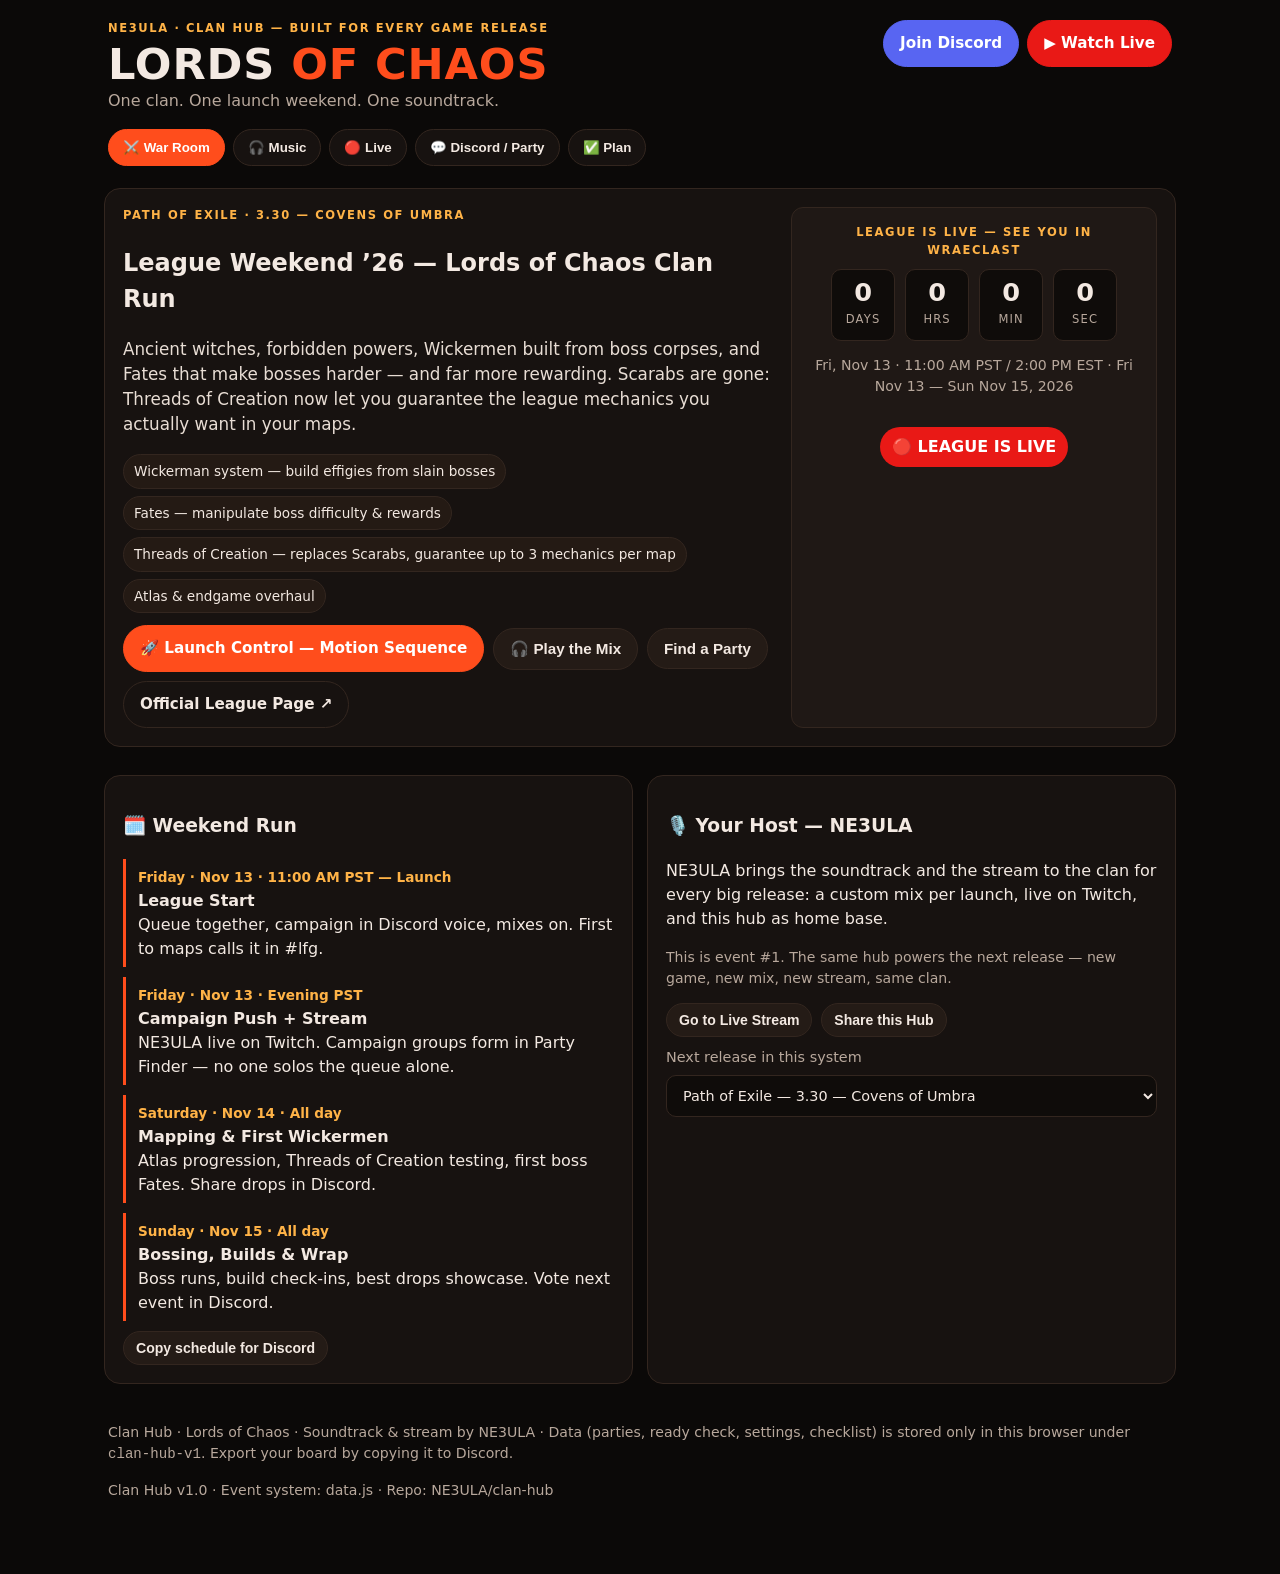
<file: index.html>
<!doctype html>
<html lang="en">
<head>
<meta charset="utf-8" />
<meta name="viewport" content="width=device-width, initial-scale=1, viewport-fit=cover" />
<title>Clan Hub — Lords of Chaos · PoE League Weekend ’26</title>
<meta name="description" content="Lords of Chaos clan hub for Path of Exile league launches: NE3ULA mixes on Spotify & SoundCloud, live stream, Discord party finder and ready check. Built for every release." />
<link rel="manifest" href="./manifest.webmanifest" />
<meta name="theme-color" content="#0b0908" />
<link rel="stylesheet" href="./styles.css" />
</head>
<body>
<header class="topbar">
  <div class="brand">
    <p class="micro">NE3ULA · Clan Hub — built for every game release</p>
    <h1>LORDS <span>OF CHAOS</span></h1>
    <p class="sub" id="clanTagline">One clan. One launch weekend. One soundtrack.</p>
  </div>
  <div class="top-actions">
    <a class="btn btn-discord" id="topDiscordBtn" href="https://discord.com/app" target="_blank" rel="noopener">Join Discord</a>
    <a class="btn btn-live" id="topLiveBtn" href="https://www.twitch.tv/ne3ula_db" target="_blank" rel="noopener">▶ Watch Live</a>
  </div>
</header>

<nav class="mainnav" aria-label="Main">
  <button class="navbtn is-active" data-view="warroom" type="button">⚔️ War Room</button>
  <button class="navbtn" data-view="music" type="button">🎧 Music</button>
  <button class="navbtn" data-view="live" type="button">🔴 Live</button>
  <button class="navbtn" data-view="party" type="button">💬 Discord / Party</button>
  <button class="navbtn" data-view="plan" type="button">✅ Plan</button>
</nav>

<main>
  <!-- WAR ROOM -->
  <section class="view is-active" id="view-warroom" aria-label="War Room">
    <div class="hero card">
      <div class="hero-main">
        <p class="micro" id="eventKicker">Path of Exile · 3.30 — Covens of Umbra</p>
        <h2 id="eventTitle">League Weekend ’26</h2>
        <p id="eventDesc" class="lead"></p>
        <div class="chips" id="mechanicChips"></div>
        <div class="hero-actions">
          <a class="btn btn-primary" href="./launch.html">🚀 Launch Control — Motion Sequence</a>
          <button class="btn" data-goto="music" type="button">🎧 Play the Mix</button>
          <button class="btn" data-goto="party" type="button">Find a Party</button>
          <a class="btn btn-ghost" id="officialBtn" href="https://www.pathofexile.com/covens" target="_blank" rel="noopener">Official League Page ↗</a>
        </div>
      </div>
      <div class="countdown-box">
        <p class="micro" id="countdownLabel">League launches in</p>
        <div class="countdown" id="countdown" aria-live="polite">
          <div><strong id="cdD">—</strong><span>days</span></div>
          <div><strong id="cdH">—</strong><span>hrs</span></div>
          <div><strong id="cdM">—</strong><span>min</span></div>
          <div><strong id="cdS">—</strong><span>sec</span></div>
        </div>
        <p class="small dim" id="launchLabel"></p>
        <p class="live-pill" id="livePill" hidden>🔴 LEAGUE IS LIVE</p>
      </div>
    </div>

    <div class="grid2">
      <article class="card">
        <h3>🗓️ Weekend Run</h3>
        <div id="scheduleList"></div>
        <button class="btn btn-small" id="copyScheduleBtn" type="button">Copy schedule for Discord</button>
      </article>
      <article class="card">
        <h3>🎙️ Your Host — NE3ULA</h3>
        <p>NE3ULA brings the soundtrack and the stream to the clan for every big release: a custom mix per launch, live on Twitch, and this hub as home base.</p>
        <p class="dim small">This is event #1. The same hub powers the next release — new game, new mix, new stream, same clan.</p>
        <div class="stack">
          <button class="btn btn-small" data-goto="live" type="button">Go to Live Stream</button>
          <button class="btn btn-small" id="shareHubBtn" type="button">Share this Hub</button>
        </div>
        <label class="field"><span>Next release in this system</span>
          <select id="eventSelect" aria-label="Choose event"></select>
        </label>
      </article>
    </div>
  </section>

  <!-- MUSIC -->
  <section class="view" id="view-music" aria-label="Music">
    <div class="card">
      <h2>🎧 The Soundtrack</h2>
      <p class="lead">Two ways to listen — same Lord of Kaos energy. Press play here, or open in your app.</p>
      <div class="toggle" role="group" aria-label="Choose player">
        <button class="togglebtn is-active" data-player="spotify" type="button">Spotify</button>
        <button class="togglebtn" data-player="soundcloud" type="button">SoundCloud</button>
      </div>

      <div class="player-pane" id="pane-spotify">
        <h3 id="spotifyTitle">Spotify Mix</h3>
        <p class="dim small" id="spotifyMeta"></p>
        <div class="embed-wrap"><iframe id="spotifyEmbed" title="Spotify playlist" width="100%" height="352" frameborder="0" allow="autoplay; clipboard-write; encrypted-media; fullscreen; picture-in-picture" loading="lazy"></iframe></div>
        <div class="row-actions">
          <a class="btn btn-primary" id="spotifyOpen" href="#" target="_blank" rel="noopener">Open in Spotify ↗</a>
          <button class="btn" data-copy-playlists type="button">Copy for Discord</button>
        </div>
      </div>

      <div class="player-pane" id="pane-soundcloud" hidden>
        <h3 id="scTitle">SoundCloud Mix</h3>
        <p class="dim small" id="scMeta"></p>
        <div class="embed-wrap"><iframe id="scEmbed" title="SoundCloud playlist" width="100%" height="300" scrolling="no" frameborder="no" allow="autoplay" loading="lazy"></iframe></div>
        <div class="row-actions">
          <a class="btn btn-primary" id="scOpen" href="#" target="_blank" rel="noopener">Open in SoundCloud ↗</a>
          <button class="btn" data-copy-playlists type="button">Copy for Discord</button>
        </div>
      </div>
      <p class="dim small" id="noMixNote" hidden>No mix dropped for this event yet — it will appear here first.</p>
    </div>
  </section>

  <!-- LIVE -->
  <section class="view" id="view-live" aria-label="Live Stream">
    <div class="card">
      <div class="live-head">
        <h2>🔴 Live Stream</h2>
        <span class="badge" id="liveBadge">Offline — check schedule</span>
      </div>
      <p class="lead" id="liveDesc">Watch NE3ULA run the league live. Chat, drops, and the mix — all in one place.</p>
      <div class="embed-wrap video" id="twitchWrap">
        <iframe id="twitchEmbed" title="Twitch stream" allowfullscreen height="100%" width="100%" frameborder="0"></iframe>
      </div>
      <p class="dim small" id="twitchFallback"></p>
      <div class="row-actions">
        <a class="btn btn-primary" id="twitchOpen" href="https://www.twitch.tv/ne3ula_db" target="_blank" rel="noopener">Open on Twitch ↗</a>
        <button class="btn" id="copyStreamBtn" type="button">Copy “Going Live” post for Discord</button>
        <button class="btn btn-ghost" id="toggleLiveBtn" type="button">Host: mark stream LIVE</button>
      </div>
      <div class="grid2 inner">
        <label class="field"><span>Twitch channel (host setting, saved on this device)</span>
          <input id="twitchChannelInput" placeholder="ne3ula_db" autocomplete="off" />
        </label>
        <label class="field"><span>Stream title for Discord post</span>
          <input id="streamTitleInput" placeholder="PoE 3.30 League Start — Lords of Chaos Run" />
        </label>
      </div>
      <button class="btn btn-small" id="saveStreamBtn" type="button">Save stream settings</button>
    </div>
  </section>

  <!-- DISCORD / PARTY -->
  <section class="view" id="view-party" aria-label="Discord and Party Finder">
    <div class="card">
      <h2>💬 Discord Hub</h2>
      <p class="lead">Everything here is built to flow into Discord: set your server once, then every post below is one tap → paste in Discord.</p>
      <div class="grid2 inner">
        <label class="field"><span>Discord invite link</span><input id="discordInviteInput" placeholder="https://discord.gg/…" autocomplete="off" /></label>
        <label class="field"><span>Discord Server ID (for live widget)</span><input id="discordServerIdInput" placeholder="e.g. 123456789012345678" autocomplete="off" /></label>
        <label class="field"><span>Voice channel name</span><input id="discordVoiceInput" placeholder="e.g. League Start Voice" autocomplete="off" /></label>
        <div class="field"><span>Discord widget</span><p class="dim small">Server Settings → Widget → copy Server ID, enable widget. Paste ID above and the real member list appears below.</p></div>
      </div>
      <div class="row-actions">
        <button class="btn btn-primary" id="saveDiscordBtn" type="button">Save Discord settings</button>
        <a class="btn" href="https://discord.com/app" target="_blank" rel="noopener">Open Discord ↗</a>
        <button class="btn" data-copy-playlists type="button">Copy Playlist Pack for Discord</button>
      </div>
      <div id="discordWidgetWrap" class="widget-wrap" hidden>
        <iframe id="discordWidget" title="Discord server widget" width="100%" height="380" allowtransparency="true" frameborder="0" sandbox="allow-popups allow-popups-to-escape-sandbox allow-same-origin allow-scripts"></iframe>
      </div>
      <p class="dim small" id="discordWidgetHint">No Server ID saved yet — add it above to show your live Discord widget here.</p>
    </div>

    <div class="card">
      <h3>⚔️ Party Finder — LFG Board</h3>
      <form id="lfgForm" class="form-grid">
        <input id="lfgName" required maxlength="60" placeholder="IGN / character name *" aria-label="Character name" />
        <input id="lfgBuild" required maxlength="80" placeholder="Build / ascendancy *" aria-label="Build" />
        <input id="lfgLevel" maxlength="20" placeholder="Level (e.g. 72)" aria-label="Level" />
        <select id="lfgActivity" aria-label="Activity">
          <option>Campaign</option><option>Mapping</option><option>Bossing</option><option>Delve / Side Content</option><option>Chill Music Run</option>
        </select>
        <input id="lfgSpots" maxlength="20" placeholder="Spots open (e.g. 3)" aria-label="Spots open" />
        <input id="lfgNotes" maxlength="140" placeholder="Notes (voice? pace?)" aria-label="Notes" />
        <button class="btn btn-primary" type="submit">Post to Board</button>
      </form>
      <div class="row-actions">
        <select id="lfgFilter" aria-label="Filter by activity"><option value="all">All activities</option><option>Campaign</option><option>Mapping</option><option>Bossing</option><option>Delve / Side Content</option><option>Chill Music Run</option></select>
        <button class="btn btn-small" id="copyRosterBtn" type="button">Copy Full Roster for Discord</button>
      </div>
      <div id="lfgList" class="lfg-list"></div>
      <p class="empty" id="lfgEmpty">No parties yet — post the first LFG.</p>
    </div>

    <div class="card">
      <h3>✅ Ready Check</h3>
      <form id="readyForm" class="form-inline">
        <input id="readyName" required maxlength="60" placeholder="Your name / IGN" aria-label="Your name" />
        <input id="readyBuild" maxlength="80" placeholder="Build" aria-label="Build" />
        <button class="btn btn-primary" type="submit">Add Me</button>
      </form>
      <div class="bar"><div class="bar-fill" id="readyBar" style="width:0%"></div></div>
      <p class="small" id="readySummary">0 / 0 ready</p>
      <div id="readyList" class="ready-list"></div>
      <button class="btn btn-small" id="copyReadyBtn" type="button">Copy Ready Check for Discord</button>
    </div>
  </section>

  <!-- PLAN -->
  <section class="view" id="view-plan" aria-label="Plan and Checklist">
    <div class="card">
      <h2>✅ League-Start Checklist</h2>
      <p class="dim">Saved on this device. Check it off before queue opens.</p>
      <div id="checklist"></div>
      <button class="btn btn-small" id="resetChecklistBtn" type="button">Reset checklist</button>
    </div>
    <div class="card">
      <h3>🚀 Host Playbook — Future Releases</h3>
      <ol class="playbook">
        <li><strong>Pick the release</strong> — add it as a new event in <code>data.js</code> (game, date, official link).</li>
        <li><strong>Drop the mix</strong> — NE3ULA playlist on Spotify + SoundCloud, paste both links into that event.</li>
        <li><strong>Set the stream</strong> — Twitch channel + stream title in the Live tab.</li>
        <li><strong>Wire Discord</strong> — invite + Server ID in the Discord tab, widget goes live.</li>
        <li><strong>Launch</strong> — share the hub link in Discord, copy the Going Live post, run the weekend.</li>
      </ol>
      <p class="dim small">One hub, every release. No new app to build — just a new event.</p>
    </div>
  </section>

  <footer class="foot">
    <p class="dim small">Clan Hub · Lords of Chaos · Soundtrack & stream by NE3ULA · Data (parties, ready check, settings, checklist) is stored only in this browser under <code>clan-hub-v1</code>. Export your board by copying it to Discord.</p>
    <p class="dim small" id="buildStamp"></p>
  </footer>
</main>

<nav class="bottomnav" aria-label="Mobile">
  <button class="navbtn is-active" data-view="warroom" type="button">⚔️<span>War Room</span></button>
  <button class="navbtn" data-view="music" type="button">🎧<span>Music</span></button>
  <button class="navbtn" data-view="live" type="button">🔴<span>Live</span></button>
  <button class="navbtn" data-view="party" type="button">💬<span>Party</span></button>
  <button class="navbtn" data-view="plan" type="button">✅<span>Plan</span></button>
</nav>

<div id="toast" class="toast" role="status" aria-live="polite" hidden></div>
<script src="./data.js"></script>
<script src="./app.js"></script>
<script>if('serviceWorker' in navigator){navigator.serviceWorker.register('./sw.js').catch(()=>{})}</script>
</body>
</html>
</file>
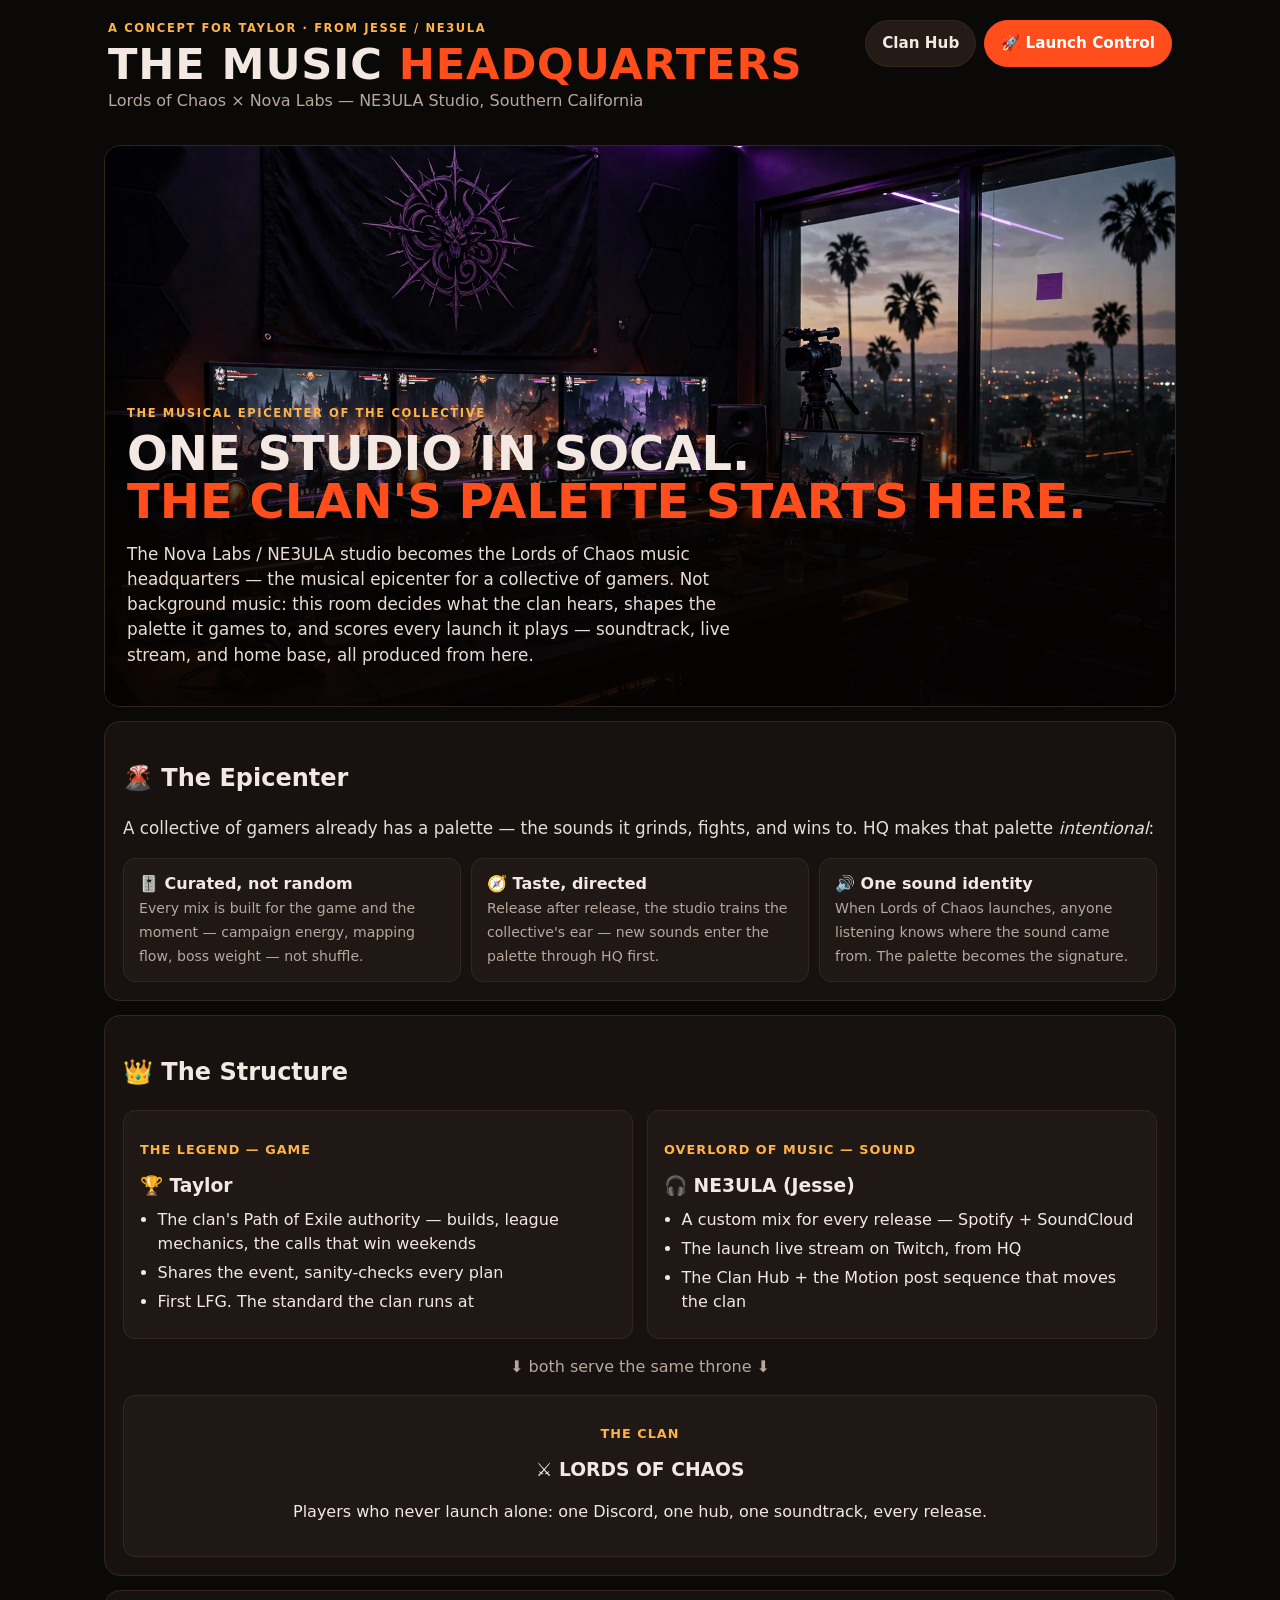
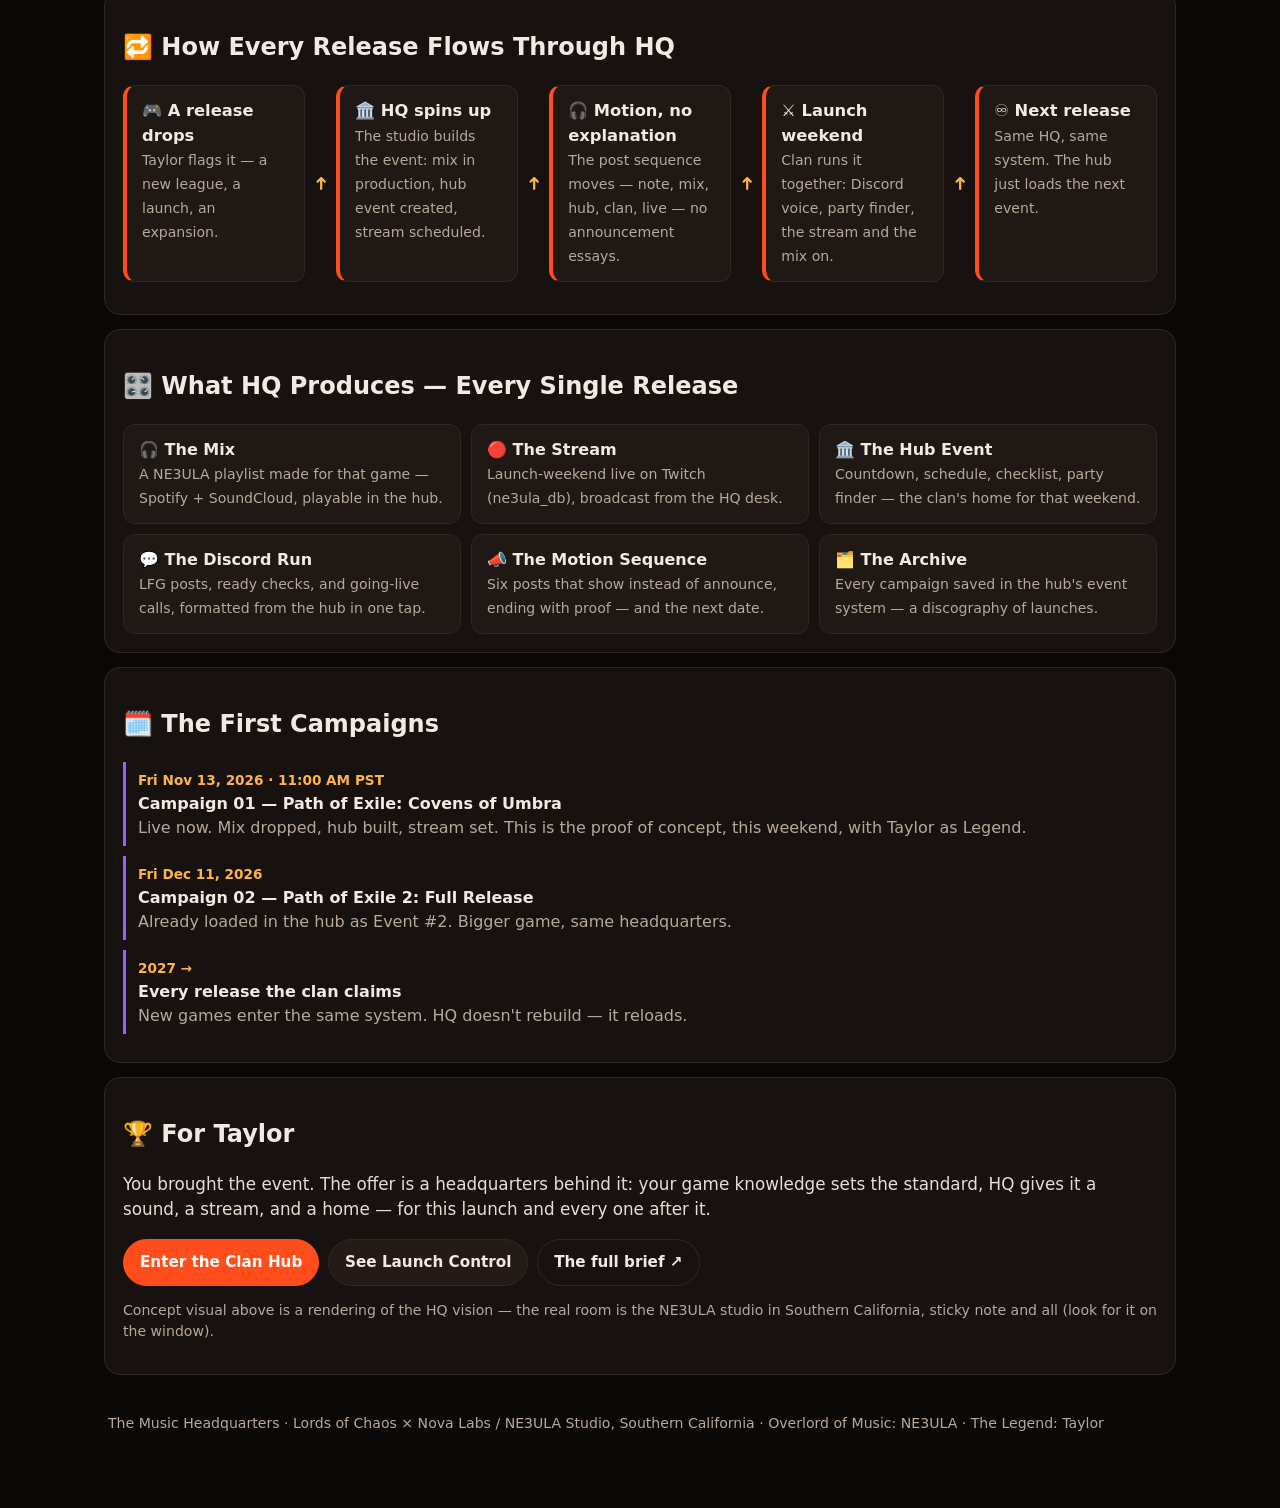
<file: headquarters.html>
<!doctype html>
<html lang="en">
<head>
<meta charset="utf-8" />
<meta name="viewport" content="width=device-width, initial-scale=1, viewport-fit=cover" />
<title>The Music Headquarters — Lords of Chaos · Nova Labs / NE3ULA Studio, Southern California</title>
<meta name="description" content="The concept: Nova Labs' NE3ULA Studio in Southern California becomes the music headquarters of the Lords of Chaos gaming clan — NE3ULA as Overlord of Music, Taylor as the Legend. Every release: a mix, a stream, and a hub, from one room." />
<link rel="manifest" href="./manifest.webmanifest" />
<meta name="theme-color" content="#0b0908" />
<link rel="stylesheet" href="./styles.css" />
<style>
.hq-hero{position:relative;border-radius:16px;overflow:hidden;border:1px solid var(--line);margin:14px 0}
.hq-hero img{width:100%;display:block;max-height:560px;object-fit:cover}
.hq-hero .overlay{position:absolute;left:0;right:0;bottom:0;padding:22px;background:linear-gradient(transparent,rgba(5,3,2,.92) 45%)}
.hq-hero h2{font-size:clamp(1.7rem,5vw,3rem);line-height:1;margin:.2rem 0}
.hq-hero h2 span{color:var(--ember)}
.flow{display:flex;flex-direction:column;gap:8px;margin:14px 0}
.flow-step{background:var(--panel2);border:1px solid var(--line);border-left:4px solid var(--ember);border-radius:12px;padding:13px 15px}
.flow-step strong{display:block;font-size:1.02rem}.flow-arrow{text-align:center;color:var(--ember2);font-size:1.15rem;line-height:1}
.thrones{display:grid;gap:14px}
.throne{background:var(--panel2);border:1px solid var(--line);border-radius:12px;padding:16px}
.throne h3{margin:.2rem 0}.throne .role{color:var(--ember2);font-weight:900;letter-spacing:.08em;text-transform:uppercase;font-size:.8rem}
.throne ul{margin:.5rem 0;padding-left:1.1rem}.throne li{margin:.3rem 0}
.produces{display:grid;gap:10px}
.produce{background:var(--panel2);border:1px solid var(--line);border-radius:12px;padding:13px 15px}
.produce strong{display:block}
.timeline-item{border-left:3px solid var(--chaos);padding:6px 0 6px 12px;margin:10px 0}
.timeline-item strong{display:block}.timeline-item .when{color:var(--ember2);font-size:.85rem;font-weight:700}
@media(min-width:860px){.thrones{grid-template-columns:1fr 1fr}.produces{grid-template-columns:1fr 1fr 1fr}.flow{flex-direction:row;align-items:stretch}.flow-step{flex:1}.flow-arrow{transform:rotate(-90deg);align-self:center}}
</style>
</head>
<body>
<header class="topbar">
  <div class="brand">
    <p class="micro">A concept for Taylor · From Jesse / NE3ULA</p>
    <h1>THE MUSIC <span>HEADQUARTERS</span></h1>
    <p class="sub">Lords of Chaos × Nova Labs — NE3ULA Studio, Southern California</p>
  </div>
  <div class="top-actions">
    <a class="btn" href="./index.html">Clan Hub</a>
    <a class="btn btn-primary" href="./launch.html">🚀 Launch Control</a>
  </div>
</header>

<main>
  <section class="hq-hero">
    <img src="./assets/hq-hero.webp" alt="Concept visual: a dark Southern California studio war room at dusk — production desk with studio monitors and mixing console, triple screens running a dark fantasy ARPG, a clan sigil banner on the wall, stream camera, palm trees and city lights outside the windows, and a small purple sticky note on the glass" />
    <div class="overlay">
      <p class="micro">The musical epicenter of the collective</p>
      <h2>ONE STUDIO IN SOCAL.<br /><span>THE CLAN'S PALETTE STARTS HERE.</span></h2>
      <p class="lead" style="max-width:640px">The Nova Labs / NE3ULA studio becomes the Lords of Chaos music headquarters — the musical epicenter for a collective of gamers. Not background music: this room decides what the clan hears, shapes the palette it games to, and scores every launch it plays — soundtrack, live stream, and home base, all produced from here.</p>
    </div>
  </section>

  <section class="card">
    <h2>🌋 The Epicenter</h2>
    <p class="lead">A collective of gamers already has a palette — the sounds it grinds, fights, and wins to. HQ makes that palette <em>intentional</em>:</p>
    <div class="produces">
      <div class="produce"><strong>🎚️ Curated, not random</strong><span class="dim small">Every mix is built for the game and the moment — campaign energy, mapping flow, boss weight — not shuffle.</span></div>
      <div class="produce"><strong>🧭 Taste, directed</strong><span class="dim small">Release after release, the studio trains the collective's ear — new sounds enter the palette through HQ first.</span></div>
      <div class="produce"><strong>🔊 One sound identity</strong><span class="dim small">When Lords of Chaos launches, anyone listening knows where the sound came from. The palette becomes the signature.</span></div>
    </div>
  </section>

  <section class="card">
    <h2>👑 The Structure</h2>
    <div class="thrones">
      <article class="throne">
        <p class="role">The Legend — Game</p>
        <h3>🏆 Taylor</h3>
        <ul>
          <li>The clan's Path of Exile authority — builds, league mechanics, the calls that win weekends</li>
          <li>Shares the event, sanity-checks every plan</li>
          <li>First LFG. The standard the clan runs at</li>
        </ul>
      </article>
      <article class="throne">
        <p class="role">Overlord of Music — Sound</p>
        <h3>🎧 NE3ULA (Jesse)</h3>
        <ul>
          <li>A custom mix for every release — Spotify + SoundCloud</li>
          <li>The launch live stream on Twitch, from HQ</li>
          <li>The Clan Hub + the Motion post sequence that moves the clan</li>
        </ul>
      </article>
    </div>
    <p style="text-align:center" class="dim">⬇ both serve the same throne ⬇</p>
    <article class="throne" style="text-align:center">
      <p class="role">The Clan</p>
      <h3>⚔️ LORDS OF CHAOS</h3>
      <p>Players who never launch alone: one Discord, one hub, one soundtrack, every release.</p>
    </article>
  </section>

  <section class="card">
    <h2>🔁 How Every Release Flows Through HQ</h2>
    <div class="flow">
      <div class="flow-step"><strong>🎮 A release drops</strong><span class="dim small">Taylor flags it — a new league, a launch, an expansion.</span></div>
      <div class="flow-arrow">➜</div>
      <div class="flow-step"><strong>🏛️ HQ spins up</strong><span class="dim small">The studio builds the event: mix in production, hub event created, stream scheduled.</span></div>
      <div class="flow-arrow">➜</div>
      <div class="flow-step"><strong>🎧 Motion, no explanation</strong><span class="dim small">The post sequence moves — note, mix, hub, clan, live — no announcement essays.</span></div>
      <div class="flow-arrow">➜</div>
      <div class="flow-step"><strong>⚔️ Launch weekend</strong><span class="dim small">Clan runs it together: Discord voice, party finder, the stream and the mix on.</span></div>
      <div class="flow-arrow">➜</div>
      <div class="flow-step"><strong>♾️ Next release</strong><span class="dim small">Same HQ, same system. The hub just loads the next event.</span></div>
    </div>
  </section>

  <section class="card">
    <h2>🎛️ What HQ Produces — Every Single Release</h2>
    <div class="produces">
      <div class="produce"><strong>🎧 The Mix</strong><span class="dim small">A NE3ULA playlist made for that game — Spotify + SoundCloud, playable in the hub.</span></div>
      <div class="produce"><strong>🔴 The Stream</strong><span class="dim small">Launch-weekend live on Twitch (ne3ula_db), broadcast from the HQ desk.</span></div>
      <div class="produce"><strong>🏛️ The Hub Event</strong><span class="dim small">Countdown, schedule, checklist, party finder — the clan's home for that weekend.</span></div>
      <div class="produce"><strong>💬 The Discord Run</strong><span class="dim small">LFG posts, ready checks, and going-live calls, formatted from the hub in one tap.</span></div>
      <div class="produce"><strong>📣 The Motion Sequence</strong><span class="dim small">Six posts that show instead of announce, ending with proof — and the next date.</span></div>
      <div class="produce"><strong>🗂️ The Archive</strong><span class="dim small">Every campaign saved in the hub's event system — a discography of launches.</span></div>
    </div>
  </section>

  <section class="card">
    <h2>🗓️ The First Campaigns</h2>
    <div class="timeline-item"><span class="when">Fri Nov 13, 2026 · 11:00 AM PST</span><strong>Campaign 01 — Path of Exile: Covens of Umbra</strong><span class="dim">Live now. Mix dropped, hub built, stream set. This is the proof of concept, this weekend, with Taylor as Legend.</span></div>
    <div class="timeline-item"><span class="when">Fri Dec 11, 2026</span><strong>Campaign 02 — Path of Exile 2: Full Release</strong><span class="dim">Already loaded in the hub as Event #2. Bigger game, same headquarters.</span></div>
    <div class="timeline-item"><span class="when">2027 →</span><strong>Every release the clan claims</strong><span class="dim">New games enter the same system. HQ doesn't rebuild — it reloads.</span></div>
  </section>

  <section class="card">
    <h2>🏆 For Taylor</h2>
    <p class="lead">You brought the event. The offer is a headquarters behind it: your game knowledge sets the standard, HQ gives it a sound, a stream, and a home — for this launch and every one after it.</p>
    <div class="row-actions">
      <a class="btn btn-primary" href="./index.html">Enter the Clan Hub</a>
      <a class="btn" href="./launch.html">See Launch Control</a>
      <a class="btn btn-ghost" href="https://github.com/NE3ULA/clan-hub/blob/main/COLLABORATOR_BRIEF.md" target="_blank" rel="noopener">The full brief ↗</a>
    </div>
    <p class="dim small">Concept visual above is a rendering of the HQ vision — the real room is the NE3ULA studio in Southern California, sticky note and all (look for it on the window).</p>
  </section>

  <footer class="foot">
    <p class="dim small">The Music Headquarters · Lords of Chaos × Nova Labs / NE3ULA Studio, Southern California · Overlord of Music: NE3ULA · The Legend: Taylor</p>
  </footer>
</main>
</body>
</html>
</file>
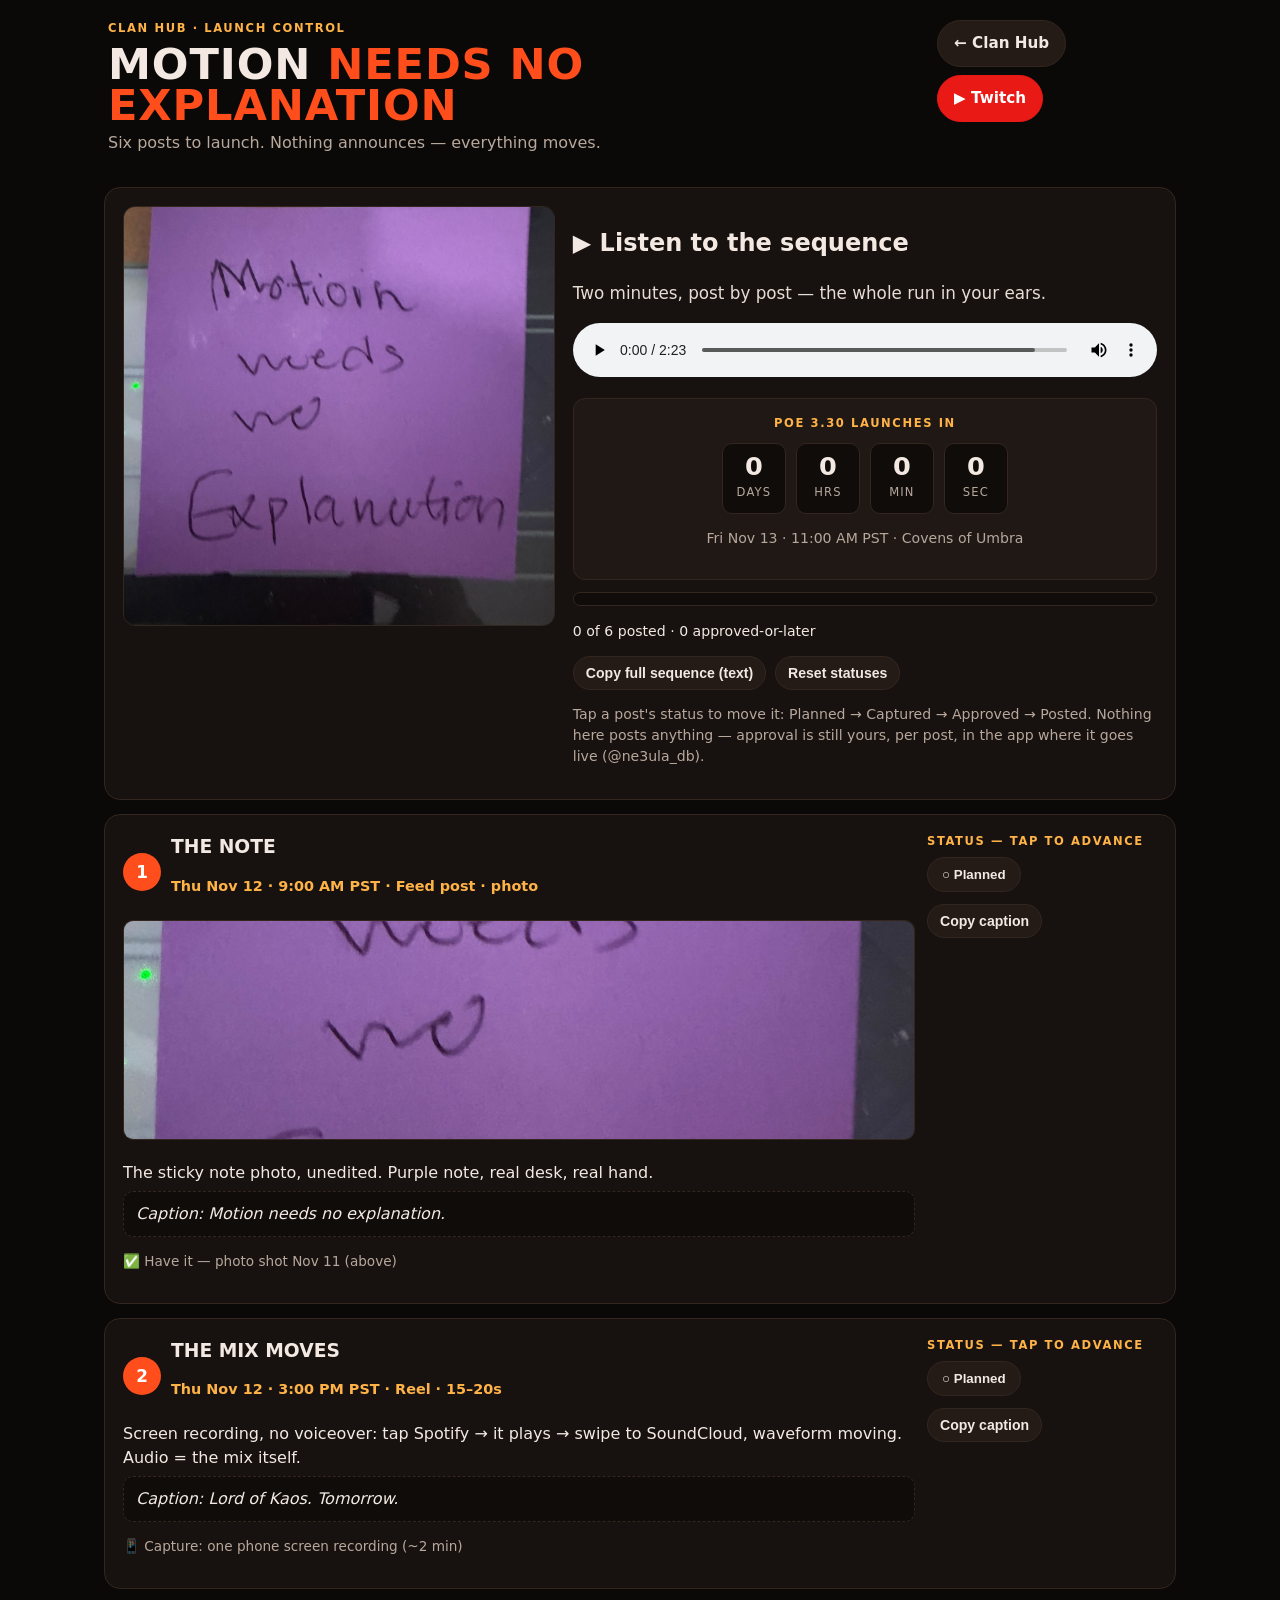
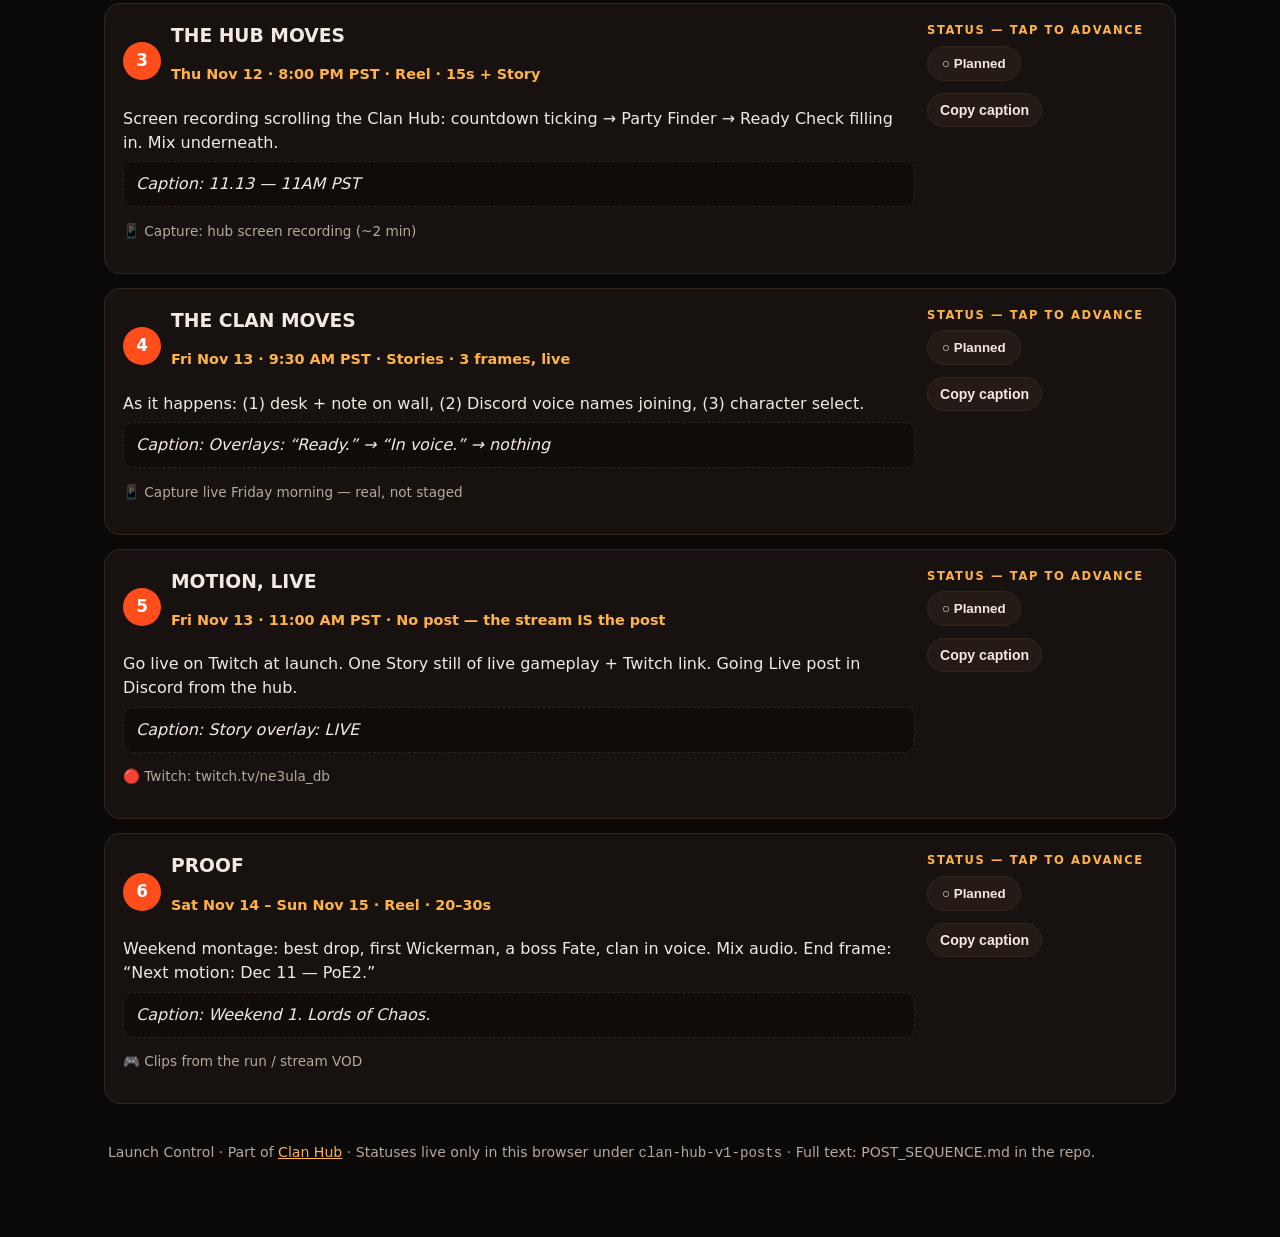
<file: launch.html>
<!doctype html>
<html lang="en">
<head>
<meta charset="utf-8" />
<meta name="viewport" content="width=device-width, initial-scale=1, viewport-fit=cover" />
<title>Launch Control — Motion Needs No Explanation · Clan Hub</title>
<meta name="description" content="The control interface for the Motion needs no Explanation post sequence: six posts to the Path of Exile 3.30 launch, with status, captions, and the audio digest." />
<link rel="manifest" href="./manifest.webmanifest" />
<meta name="theme-color" content="#0b0908" />
<link rel="stylesheet" href="./styles.css" />
<link rel="stylesheet" href="./launch.css" />
</head>
<body>
<header class="topbar">
  <div class="brand">
    <p class="micro">Clan Hub · Launch Control</p>
    <h1>MOTION <span>NEEDS NO EXPLANATION</span></h1>
    <p class="sub">Six posts to launch. Nothing announces — everything moves.</p>
  </div>
  <div class="top-actions">
    <a class="btn" href="./index.html">← Clan Hub</a>
    <a class="btn btn-live" href="https://www.twitch.tv/ne3ula_db" target="_blank" rel="noopener">▶ Twitch</a>
  </div>
</header>

<main>
  <section class="card launch-hero">
    <img class="note-photo" src="./assets/motion-note.jpg" alt="Jesse's purple sticky note, handwritten: Motion needs no Explanation" />
    <div>
      <h2>▶ Listen to the sequence</h2>
      <p class="lead">Two minutes, post by post — the whole run in your ears.</p>
      <audio controls preload="metadata" src="./assets/motion-voice.mp3" style="width:100%"></audio>
      <div class="countdown-box" style="margin-top:14px">
        <p class="micro">PoE 3.30 launches in</p>
        <div class="countdown"><div><strong id="cdD">—</strong><span>days</span></div><div><strong id="cdH">—</strong><span>hrs</span></div><div><strong id="cdM">—</strong><span>min</span></div><div><strong id="cdS">—</strong><span>sec</span></div></div>
        <p class="small dim">Fri Nov 13 · 11:00 AM PST · Covens of Umbra</p>
      </div>
      <div class="bar"><div class="bar-fill" id="seqBar" style="width:0%"></div></div>
      <p class="small" id="seqSummary">0 of 6 posted · 0 approved</p>
      <div class="row-actions">
        <button class="btn btn-small" id="copyAllBtn" type="button">Copy full sequence (text)</button>
        <button class="btn btn-small" id="resetSeqBtn" type="button">Reset statuses</button>
      </div>
      <p class="dim small">Tap a post's status to move it: Planned → Captured → Approved → Posted. Nothing here posts anything — approval is still yours, per post, in the app where it goes live (@ne3ula_db).</p>
    </div>
  </section>

  <section id="postList" aria-label="Post sequence"></section>

  <footer class="foot">
    <p class="dim small">Launch Control · Part of <a href="./index.html">Clan Hub</a> · Statuses live only in this browser under <code>clan-hub-v1-posts</code> · Full text: POST_SEQUENCE.md in the repo.</p>
  </footer>
</main>
<div id="toast" class="toast" role="status" aria-live="polite" hidden></div>
<script src="./launch.js"></script>
</body>
</html>
</file>
<file: launch.css>
.launch-hero{display:grid;gap:18px}
.note-photo{width:100%;border-radius:12px;border:1px solid var(--line);object-fit:cover;max-height:420px}
.post-card{display:grid;gap:12px}
.post-head{display:flex;justify-content:space-between;gap:10px;align-items:flex-start;flex-wrap:wrap}
.post-num{background:var(--ember);color:#fff;font-weight:900;border-radius:999px;width:38px;height:38px;display:flex;align-items:center;justify-content:center;font-size:1.05rem;flex:0 0 auto}
.post-title{display:flex;gap:10px;align-items:center}
.post-meta{color:var(--ember2);font-weight:700;font-size:.9rem}
.status-btn{border-radius:999px;padding:9px 14px;font-weight:900;border:1px solid var(--line);background:#241b16;color:var(--text);cursor:pointer}
.status-btn.s0{background:#241b16}.status-btn.s1{background:#7a4a12;border-color:#a86a1c;color:#fff}
.status-btn.s2{background:#14532d;border-color:#22c55e;color:#fff}.status-btn.s3{background:var(--ember);border-color:var(--ember);color:#fff}
.caption-box{background:#0f0c0a;border:1px dashed var(--line);border-radius:10px;padding:10px 12px;font-style:italic}
.asset-tag{font-size:.85rem;color:var(--dim)}
@media(min-width:860px){.launch-hero{grid-template-columns:.85fr 1.15fr}.post-card{grid-template-columns:1fr auto}.post-side{min-width:230px}}
</file>
<file: styles.css>
:root{--bg:#0b0908;--panel:#171210;--panel2:#1f1815;--line:#33261f;--text:#f3e9e2;--dim:#b8a89c;--ember:#ff4d1c;--ember2:#ffb347;--chaos:#9b5cff;--discord:#5865F2;--live:#e91916;--ok:#3ecf6a;--radius:16px}
*{box-sizing:border-box}html{scroll-behavior:smooth}
body{margin:0;background:var(--bg);color:var(--text);font-family:system-ui,-apple-system,Segoe UI,Roboto,sans-serif;line-height:1.5;padding-bottom:84px}
a{color:var(--ember2)}
.micro{letter-spacing:.14em;text-transform:uppercase;font-size:.72rem;color:var(--ember2);margin:0 0 .4rem;font-weight:700}
.dim{color:var(--dim)}.small{font-size:.88rem}.lead{font-size:1.05rem;color:#e8ddd4}
.topbar{display:flex;justify-content:space-between;gap:1rem;align-items:flex-start;padding:20px 18px 10px;max-width:1100px;margin:0 auto}
.topbar h1{font-size:2rem;line-height:.95;margin:.1rem 0;letter-spacing:.02em}.topbar h1 span{color:var(--ember)}
.sub{color:var(--dim);margin:.3rem 0 0}
.top-actions{display:flex;gap:.5rem;flex-wrap:wrap}
.mainnav{display:none}
main{max-width:1100px;margin:0 auto;padding:8px 14px 20px}
.card{background:var(--panel);border:1px solid var(--line);border-radius:var(--radius);padding:18px;margin:14px 0}
.hero{display:grid;gap:18px}
.countdown-box{background:var(--panel2);border:1px solid var(--line);border-radius:12px;padding:16px;text-align:center}
.countdown{display:flex;justify-content:center;gap:10px;margin:10px 0}
.countdown div{background:#0f0c0a;border:1px solid var(--line);border-radius:10px;padding:10px 8px;min-width:64px}
.countdown strong{display:block;font-size:1.6rem;line-height:1}.countdown span{font-size:.72rem;color:var(--dim);text-transform:uppercase;letter-spacing:.1em}
.live-pill{background:var(--live);color:#fff;padding:8px 12px;border-radius:999px;font-weight:800;display:inline-block}
.chips{display:flex;flex-wrap:wrap;gap:.45rem;margin:12px 0}
.chips span{background:#241a14;border:1px solid var(--line);padding:6px 10px;border-radius:999px;font-size:.85rem}
.btn{appearance:none;border:1px solid var(--line);background:#241b16;color:var(--text);padding:11px 16px;border-radius:999px;font-weight:700;cursor:pointer;text-decoration:none;display:inline-flex;align-items:center;gap:.4rem;font-size:.95rem}
.btn:hover{border-color:var(--ember)}.btn-primary{background:var(--ember);border-color:var(--ember);color:#fff}
.btn-discord{background:var(--discord);border-color:var(--discord);color:#fff}.btn-live{background:var(--live);border-color:var(--live);color:#fff}
.btn-ghost{background:transparent}.btn-small{padding:8px 12px;font-size:.88rem}
.hero-actions,.row-actions,.stack{display:flex;gap:.55rem;flex-wrap:wrap;margin-top:12px;align-items:center}
.grid2{display:grid;gap:14px}.grid2.inner{margin-top:12px}
.schedule-item{border-left:3px solid var(--ember);padding:6px 0 6px 12px;margin:10px 0}
.schedule-item strong{display:block}.schedule-item .when{color:var(--ember2);font-size:.85rem;font-weight:700}
.toggle{display:flex;background:#0f0c0a;border:1px solid var(--line);border-radius:999px;padding:4px;max-width:420px;margin:12px 0}
.togglebtn{flex:1;border:0;background:transparent;color:var(--dim);padding:10px;border-radius:999px;font-weight:800;cursor:pointer}
.togglebtn.is-active{background:var(--ember);color:#fff}
.embed-wrap{border-radius:12px;overflow:hidden;background:#000;border:1px solid var(--line)}
.embed-wrap iframe{display:block;width:100%;border:0}
.embed-wrap.video{aspect-ratio:16/9}.embed-wrap.video iframe{height:100%}
.badge{background:#2a1e18;border:1px solid var(--line);padding:6px 10px;border-radius:999px;font-size:.85rem}
.badge.on{background:var(--live);color:#fff;border-color:var(--live)}
.live-head{display:flex;justify-content:space-between;gap:1rem;align-items:center;flex-wrap:wrap}
.field{display:flex;flex-direction:column;gap:6px;font-size:.9rem;color:var(--dim);margin:10px 0}
.field input,.field select,input,select{background:#0f0c0a;color:var(--text);border:1px solid var(--line);border-radius:10px;padding:11px 12px;font:inherit;width:100%}
.form-grid{display:grid;gap:.55rem;margin:12px 0}.form-inline{display:grid;gap:.55rem;margin:12px 0}
.lfg-list,.ready-list{display:grid;gap:.6rem;margin-top:12px}
.lfg-card,.ready-card{background:var(--panel2);border:1px solid var(--line);border-radius:12px;padding:12px}
.lfg-card h4{margin:.1rem 0}.ready-card{display:flex;justify-content:space-between;gap:.8rem;align-items:center;flex-wrap:wrap}
.bar{background:#0f0c0a;border:1px solid var(--line);height:14px;border-radius:999px;overflow:hidden;margin:12px 0 6px}
.bar-fill{background:var(--ok);height:100%;transition:width .3s}
.empty{color:var(--dim);border:1px dashed var(--line);padding:14px;border-radius:12px;text-align:center}
.check-item{display:flex;gap:.7rem;align-items:flex-start;padding:10px;border:1px solid var(--line);border-radius:10px;margin:.5rem 0;background:var(--panel2)}
.check-item input{width:auto;margin-top:4px;accent-color:var(--ember)}
.playbook li{margin:.5rem 0}
.widget-wrap{margin-top:14px;border:1px solid var(--line);border-radius:12px;overflow:hidden}
.foot{padding:10px 4px 20px}
.toast{position:fixed;left:50%;bottom:96px;transform:translateX(-50%);background:#fff;color:#111;padding:11px 16px;border-radius:999px;font-weight:800;z-index:50;box-shadow:0 10px 30px rgba(0,0,0,.4);max-width:92vw;text-align:center}
.bottomnav{position:fixed;left:0;right:0;bottom:0;background:rgba(15,11,9,.96);backdrop-filter:blur(10px);border-top:1px solid var(--line);display:grid;grid-template-columns:repeat(5,1fr);z-index:40;padding:6px 4px calc(6px + env(safe-area-inset-bottom))}
.bottomnav .navbtn{background:transparent;border:0;color:var(--dim);display:flex;flex-direction:column;align-items:center;gap:2px;font-size:1.05rem;padding:7px 2px;cursor:pointer}
.bottomnav .navbtn span{font-size:.68rem;font-weight:700}
.bottomnav .navbtn.is-active{color:var(--ember2)}
.view{display:none}.view.is-active{display:block}
@media(min-width:860px){
 body{padding-bottom:20px}.bottomnav{display:none}
 .mainnav{display:flex;gap:.5rem;max-width:1100px;margin:6px auto 0;padding:0 18px;flex-wrap:wrap}
 .mainnav .navbtn{background:var(--panel);border:1px solid var(--line);color:var(--text);padding:10px 14px;border-radius:999px;font-weight:800;cursor:pointer}
 .mainnav .navbtn.is-active{background:var(--ember);color:#fff;border-color:var(--ember)}
 .hero{grid-template-columns:1.6fr .9fr}.grid2{grid-template-columns:1fr 1fr}.form-grid{grid-template-columns:1fr 1fr 1fr}.form-inline{grid-template-columns:1fr 1fr auto}
 .topbar h1{font-size:2.7rem}
}
</file>
